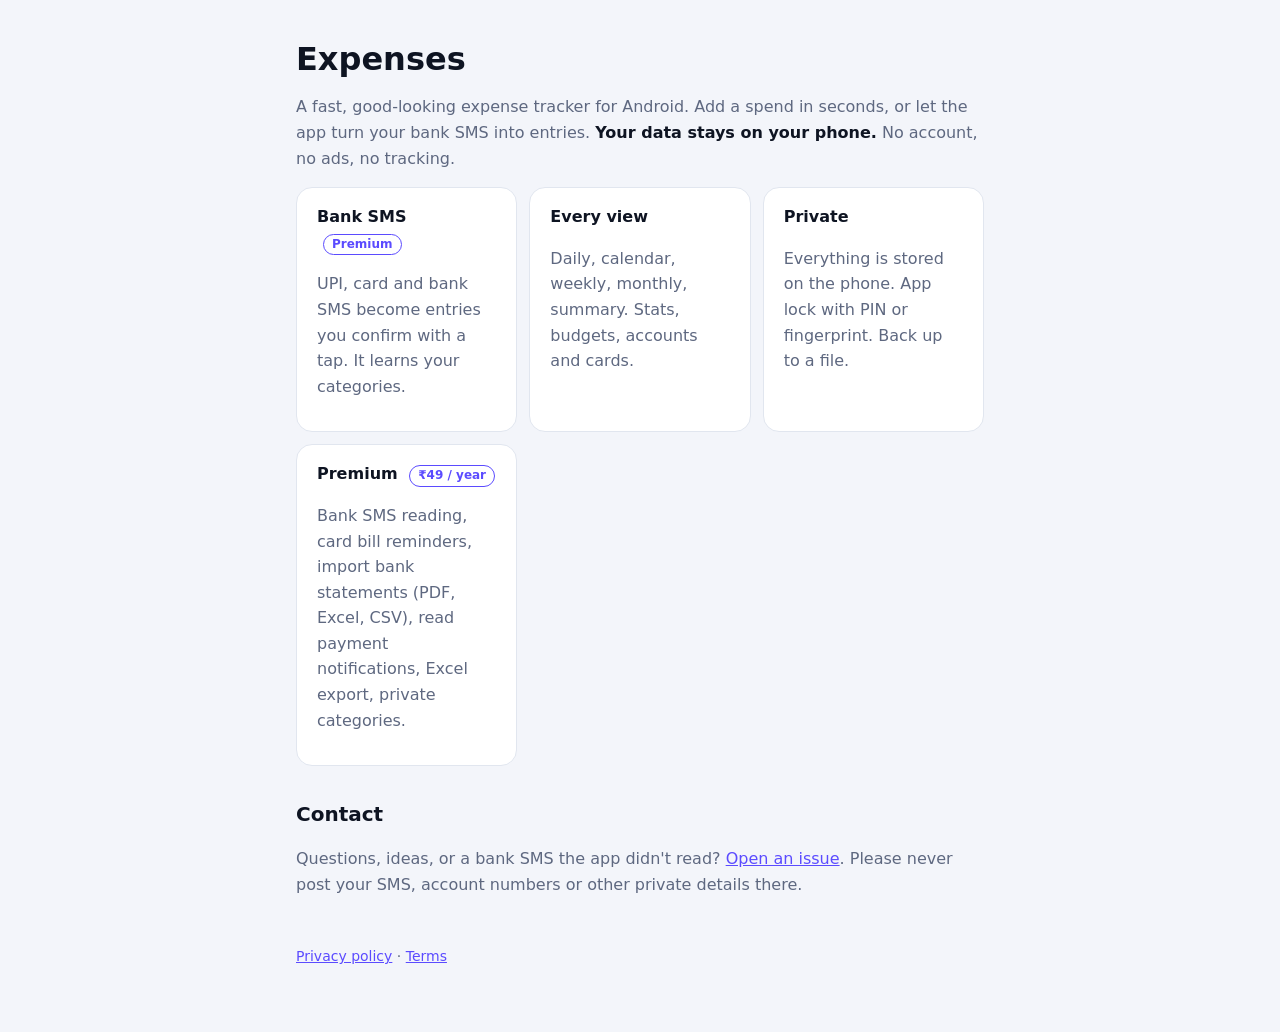
<file: index.html>
<!doctype html>
<html lang="en">
<head>
<meta charset="utf-8"><meta name="viewport" content="width=device-width, initial-scale=1">
<title>Expenses</title>
<meta name="description" content="A fast expense tracker for Android that reads bank SMS. Your data stays on your phone.">
<link rel="stylesheet" href="style.css">
</head>
<body><main>
<h1>Expenses</h1>
<p>A fast, good-looking expense tracker for Android. Add a spend in seconds, or let the app turn your bank SMS into entries. <strong>Your data stays on your phone.</strong> No account, no ads, no tracking.</p>
<div class="grid">
  <div class="card"><strong>Bank SMS <span class="tag">Premium</span></strong><p>UPI, card and bank SMS become entries you confirm with a tap. It learns your categories.</p></div>
  <div class="card"><strong>Every view</strong><p>Daily, calendar, weekly, monthly, summary. Stats, budgets, accounts and cards.</p></div>
  <div class="card"><strong>Private</strong><p>Everything is stored on the phone. App lock with PIN or fingerprint. Back up to a file.</p></div>
  <div class="card"><strong>Premium <span class="tag">₹49 / year</span></strong><p>Bank SMS reading, card bill reminders, import bank statements (PDF, Excel, CSV), read payment notifications, Excel export, private categories.</p></div>
</div>
<h2 id="contact">Contact</h2>
<p>Questions, ideas, or a bank SMS the app didn't read? <a href="https://github.com/Vishnu-Kr/expenses-site/issues">Open an issue</a>. Please never post your SMS, account numbers or other private details there.</p>
<footer><a href="privacy.html">Privacy policy</a> · <a href="terms.html">Terms</a></footer>
</main></body>
</html>
</file>
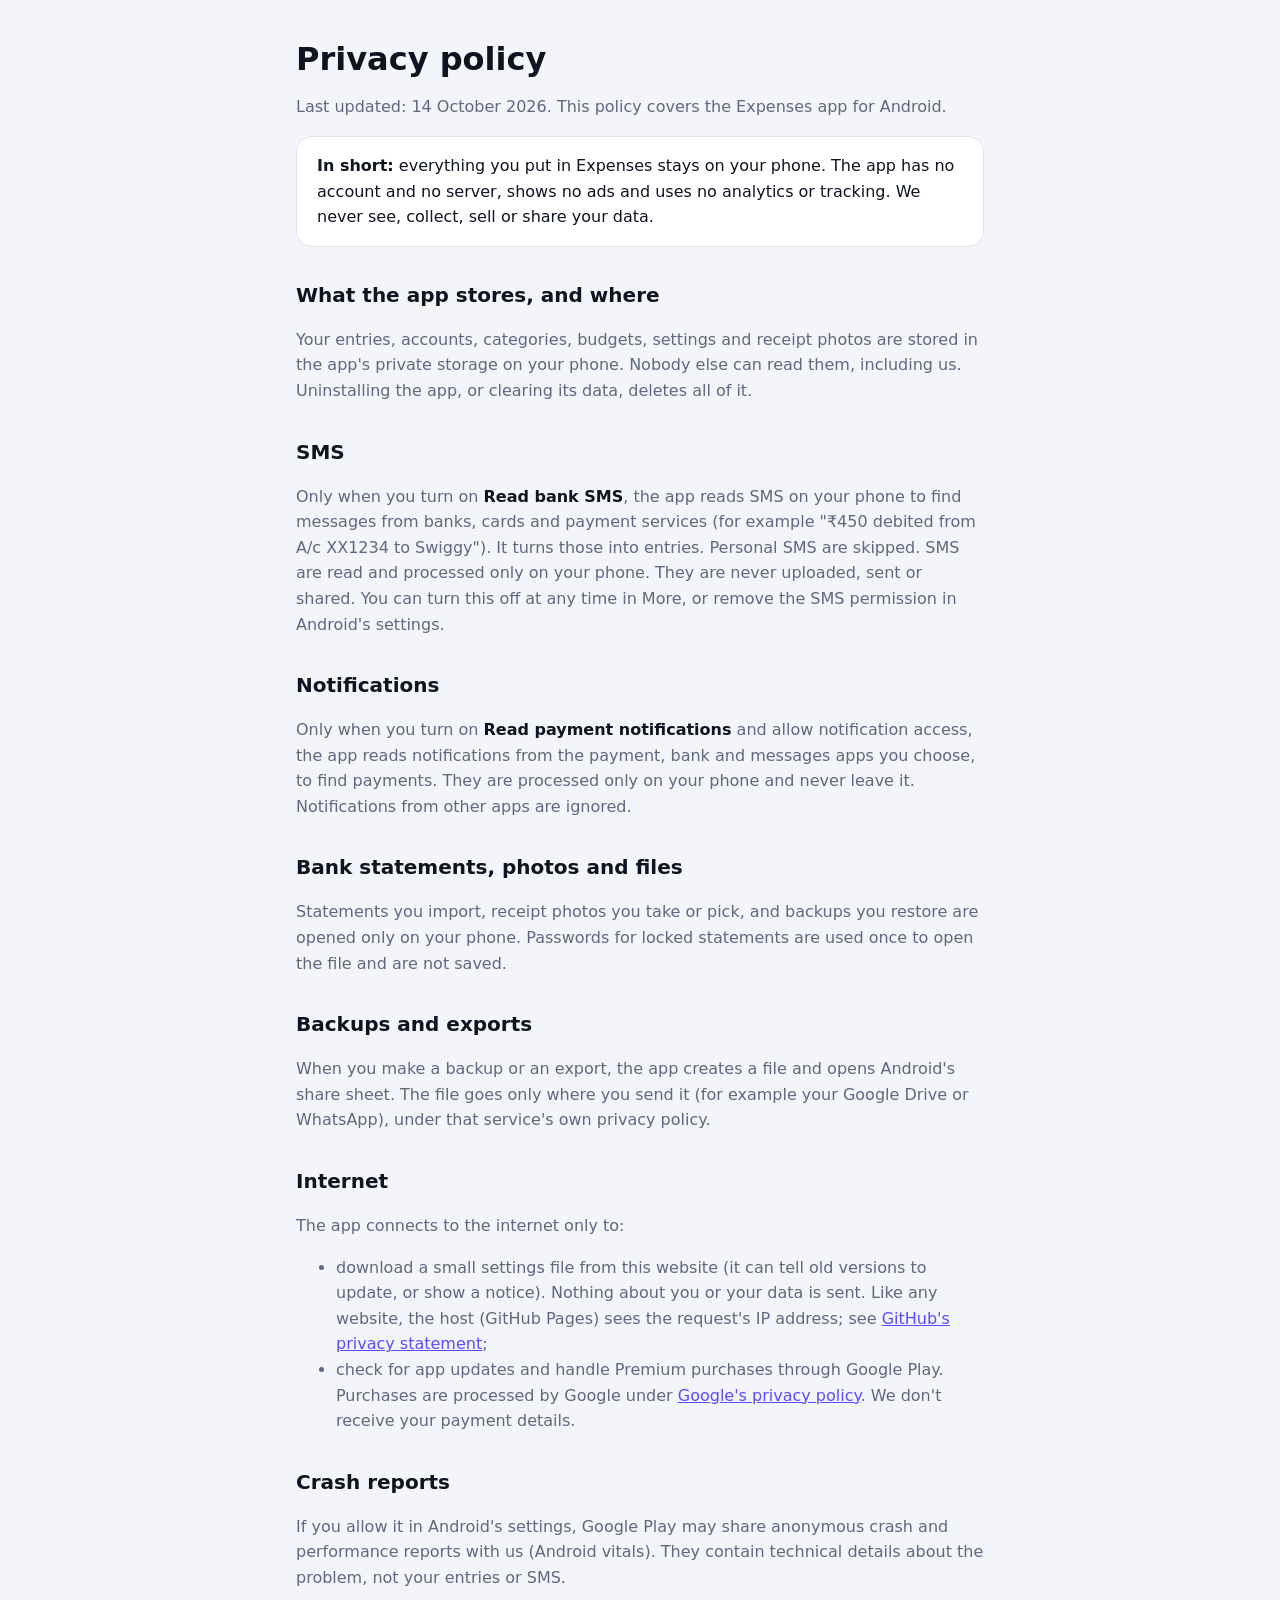
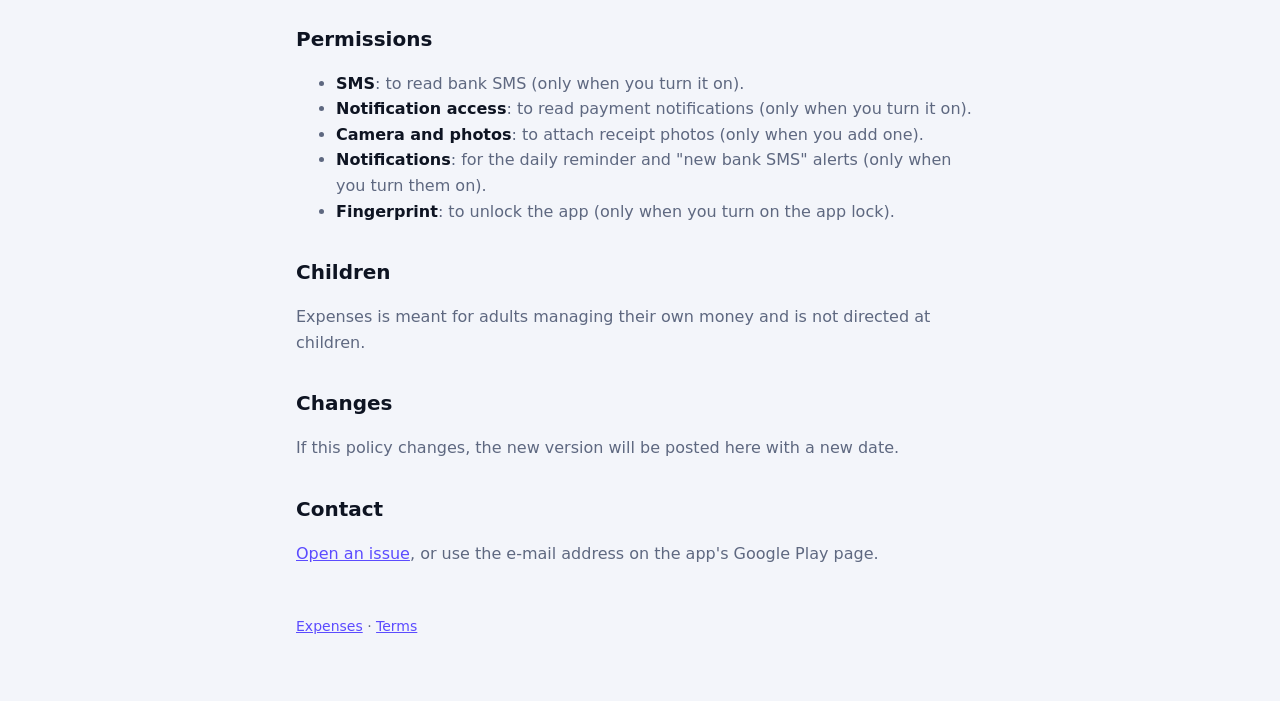
<file: privacy.html>
<!doctype html>
<html lang="en">
<head>
<meta charset="utf-8"><meta name="viewport" content="width=device-width, initial-scale=1">
<title>Expenses privacy policy</title>
<link rel="stylesheet" href="style.css">
</head>
<body><main>
<h1>Privacy policy</h1>
<p>Last updated: 14 October 2026. This policy covers the Expenses app for Android.</p>

<div class="card"><strong>In short:</strong> everything you put in Expenses stays on your phone. The app has no
account and no server, shows no ads and uses no analytics or tracking. We never see, collect, sell or share your
data.</div>

<h2>What the app stores, and where</h2>
<p>Your entries, accounts, categories, budgets, settings and receipt photos are stored in the app's private storage
on your phone. Nobody else can read them, including us. Uninstalling the app, or clearing its data, deletes all
of it.</p>

<h2>SMS</h2>
<p>Only when you turn on <strong>Read bank SMS</strong>, the app reads SMS on your phone to find messages from
banks, cards and payment services (for example "₹450 debited from A/c XX1234 to Swiggy"). It turns those into
entries. Personal SMS are skipped. SMS are read and processed only on your phone. They are never uploaded, sent
or shared. You can turn this off at any time in More, or remove the SMS permission in Android's settings.</p>

<h2>Notifications</h2>
<p>Only when you turn on <strong>Read payment notifications</strong> and allow notification access, the app
reads notifications from the payment, bank and messages apps you choose, to find payments. They are processed
only on your phone and never leave it. Notifications from other apps are ignored.</p>

<h2>Bank statements, photos and files</h2>
<p>Statements you import, receipt photos you take or pick, and backups you restore are opened only on your
phone. Passwords for locked statements are used once to open the file and are not saved.</p>

<h2>Backups and exports</h2>
<p>When you make a backup or an export, the app creates a file and opens Android's share sheet. The file goes
only where you send it (for example your Google Drive or WhatsApp), under that service's own privacy policy.</p>

<h2>Internet</h2>
<p>The app connects to the internet only to:</p>
<ul>
<li>download a small settings file from this website (it can tell old versions to update, or show a notice).
Nothing about you or your data is sent. Like any website, the host (GitHub Pages) sees the request's IP
address; see <a href="https://docs.github.com/en/site-policy/privacy-policies/github-general-privacy-statement">GitHub's privacy statement</a>;</li>
<li>check for app updates and handle Premium purchases through Google Play. Purchases are processed by Google
under <a href="https://policies.google.com/privacy">Google's privacy policy</a>. We don't receive your payment
details.</li>
</ul>

<h2>Crash reports</h2>
<p>If you allow it in Android's settings, Google Play may share anonymous crash and performance reports with us
(Android vitals). They contain technical details about the problem, not your entries or SMS.</p>

<h2>Permissions</h2>
<ul>
<li><strong>SMS</strong>: to read bank SMS (only when you turn it on).</li>
<li><strong>Notification access</strong>: to read payment notifications (only when you turn it on).</li>
<li><strong>Camera and photos</strong>: to attach receipt photos (only when you add one).</li>
<li><strong>Notifications</strong>: for the daily reminder and "new bank SMS" alerts (only when you turn them on).</li>
<li><strong>Fingerprint</strong>: to unlock the app (only when you turn on the app lock).</li>
</ul>

<h2>Children</h2>
<p>Expenses is meant for adults managing their own money and is not directed at children.</p>

<h2>Changes</h2>
<p>If this policy changes, the new version will be posted here with a new date.</p>

<h2>Contact</h2>
<p><a href="https://github.com/Vishnu-Kr/expenses-site/issues">Open an issue</a>, or use the e-mail address
on the app's Google Play page.</p>
<footer><a href="index.html">Expenses</a> · <a href="terms.html">Terms</a></footer>
</main></body>
</html>
</file>
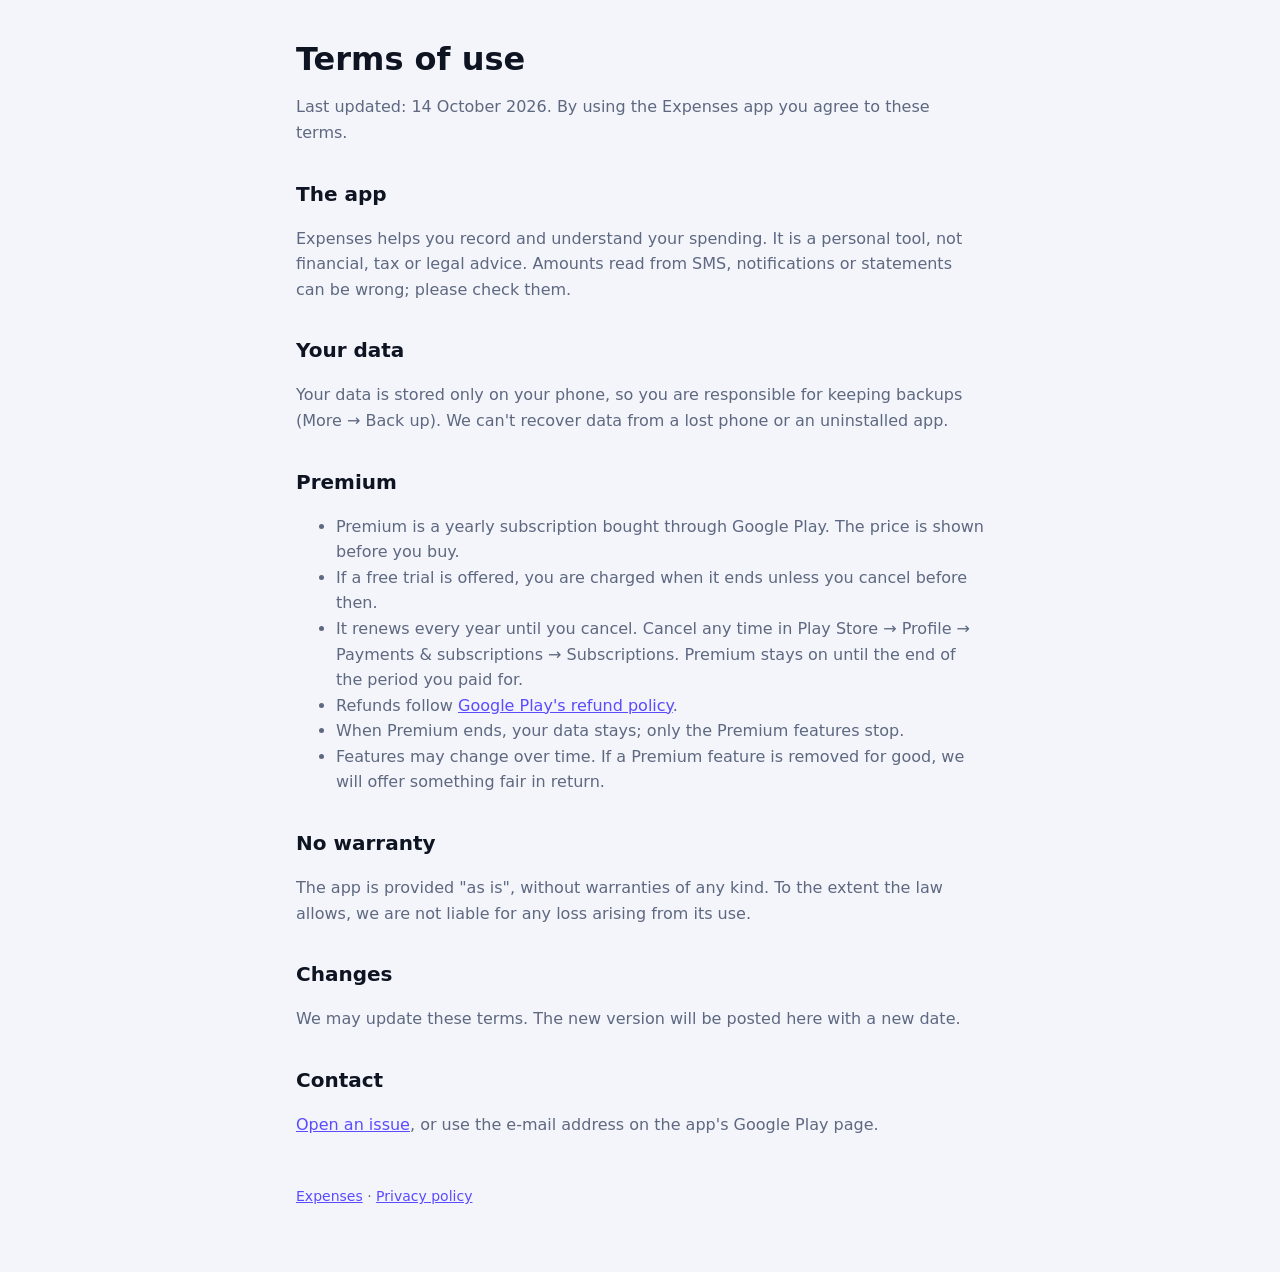
<file: terms.html>
<!doctype html>
<html lang="en">
<head>
<meta charset="utf-8"><meta name="viewport" content="width=device-width, initial-scale=1">
<title>Expenses terms</title>
<link rel="stylesheet" href="style.css">
</head>
<body><main>
<h1>Terms of use</h1>
<p>Last updated: 14 October 2026. By using the Expenses app you agree to these terms.</p>

<h2>The app</h2>
<p>Expenses helps you record and understand your spending. It is a personal tool, not financial, tax or legal
advice. Amounts read from SMS, notifications or statements can be wrong; please check them.</p>

<h2>Your data</h2>
<p>Your data is stored only on your phone, so you are responsible for keeping backups (More → Back up). We can't
recover data from a lost phone or an uninstalled app.</p>

<h2>Premium</h2>
<ul>
<li>Premium is a yearly subscription bought through Google Play. The price is shown before you buy.</li>
<li>If a free trial is offered, you are charged when it ends unless you cancel before then.</li>
<li>It renews every year until you cancel. Cancel any time in Play Store → Profile → Payments &amp;
subscriptions → Subscriptions. Premium stays on until the end of the period you paid for.</li>
<li>Refunds follow <a href="https://support.google.com/googleplay/answer/2479637">Google Play's refund policy</a>.</li>
<li>When Premium ends, your data stays; only the Premium features stop.</li>
<li>Features may change over time. If a Premium feature is removed for good, we will offer something fair in
return.</li>
</ul>

<h2>No warranty</h2>
<p>The app is provided "as is", without warranties of any kind. To the extent the law allows, we are not liable
for any loss arising from its use.</p>

<h2>Changes</h2>
<p>We may update these terms. The new version will be posted here with a new date.</p>

<h2>Contact</h2>
<p><a href="https://github.com/Vishnu-Kr/expenses-site/issues">Open an issue</a>, or use the e-mail address on the
app's Google Play page.</p>
<footer><a href="index.html">Expenses</a> · <a href="privacy.html">Privacy policy</a></footer>
</main></body>
</html>
</file>
<file: style.css>
:root{--bg:#0A0D14;--surface:#131925;--border:#232C3D;--text:#EEF2F8;--muted:#8D97AB;--accent:#7C6CFF}
@media (prefers-color-scheme: light){:root{--bg:#F3F5FA;--surface:#FFFFFF;--border:#E1E6EF;--text:#0E1422;--muted:#5E6880;--accent:#5B4BFF}}
*{box-sizing:border-box}
body{margin:0;background:var(--bg);color:var(--text);font:16px/1.6 system-ui,-apple-system,"Segoe UI",Roboto,sans-serif}
main{max-width:720px;margin:0 auto;padding:40px 16px 64px}
h1{font-size:32px;line-height:1.2;margin:0 0 8px}
h2{font-size:20px;margin:32px 0 8px}
p,li{color:var(--muted)}
strong{color:var(--text)}
a{color:var(--accent)}
.card{background:var(--surface);border:1px solid var(--border);border-radius:16px;padding:16px 20px;margin:16px 0}
.grid{display:grid;grid-template-columns:repeat(auto-fit,minmax(200px,1fr));gap:12px}
.grid .card{margin:0}
.tag{display:inline-block;font-size:12px;font-weight:700;color:var(--accent);border:1px solid var(--accent);border-radius:999px;padding:0 8px;margin-left:6px}
footer{margin-top:48px;font-size:14px;color:var(--muted)}
</file>
